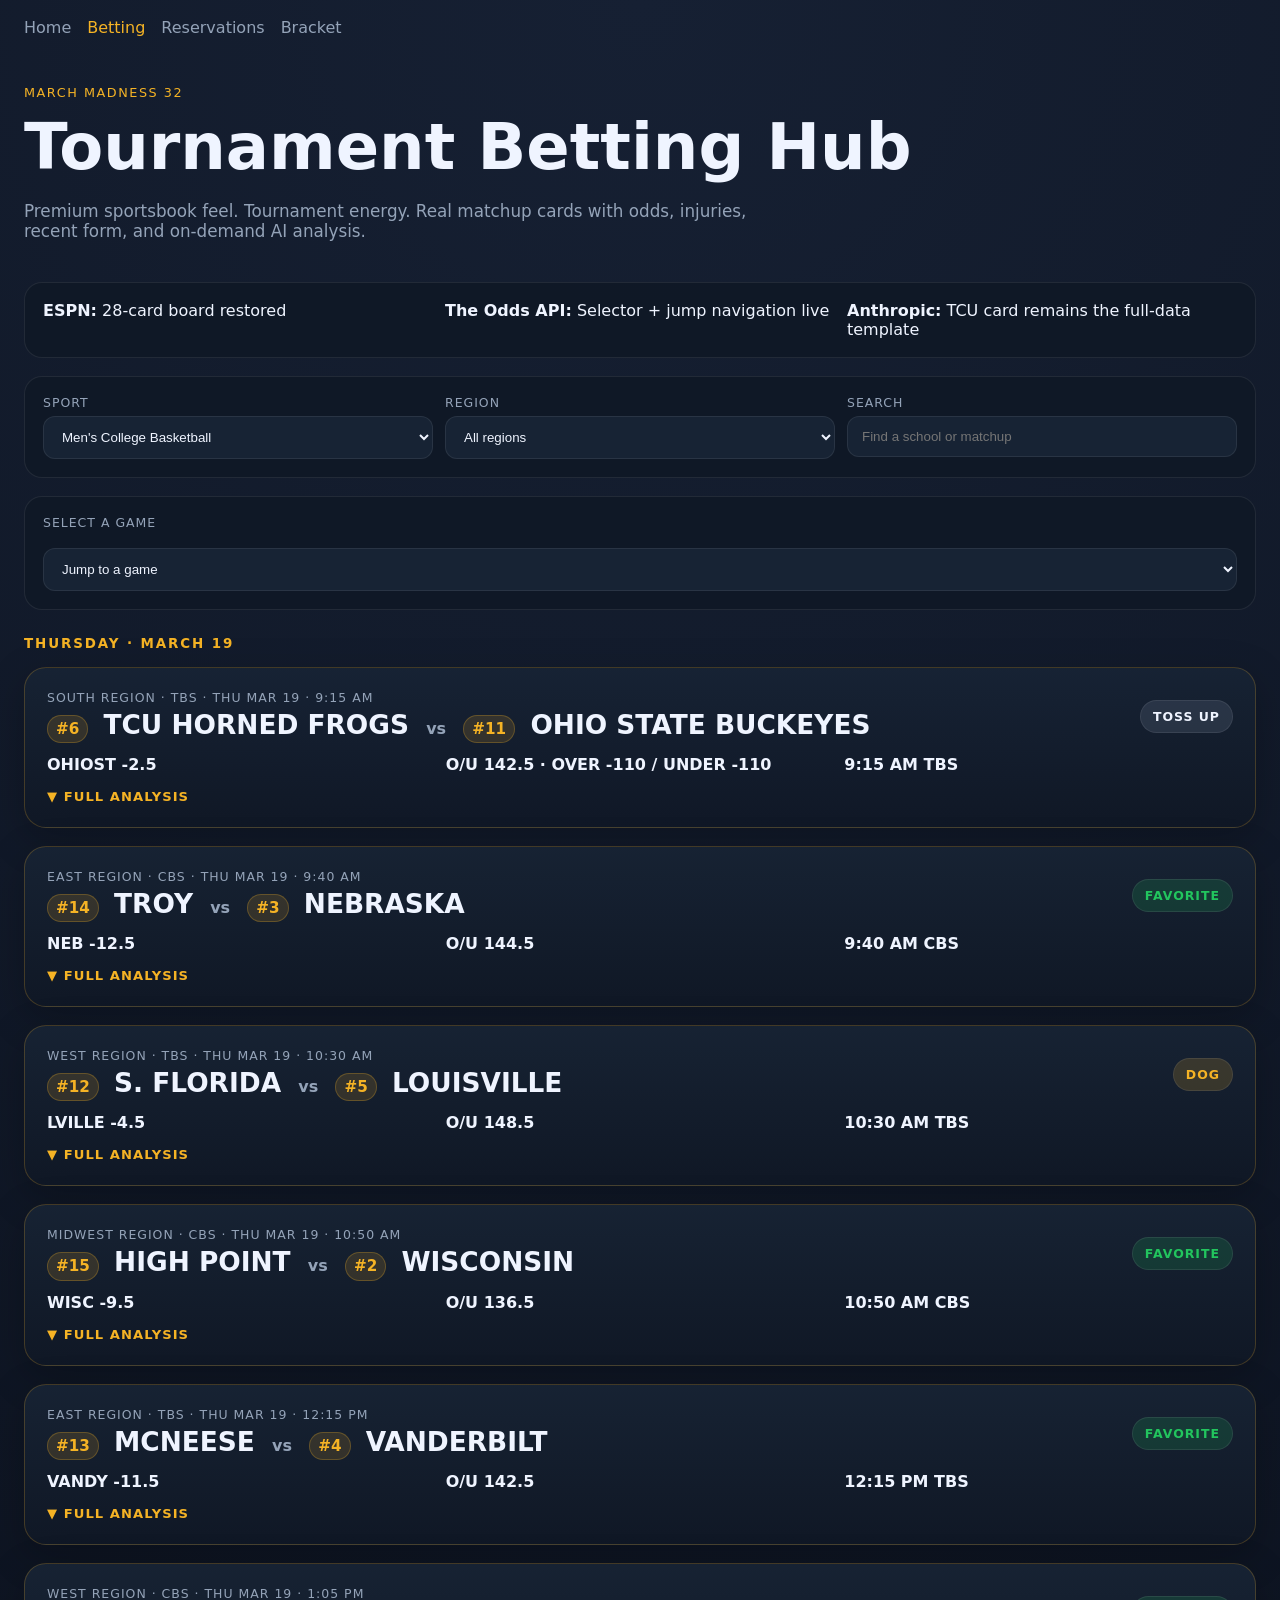
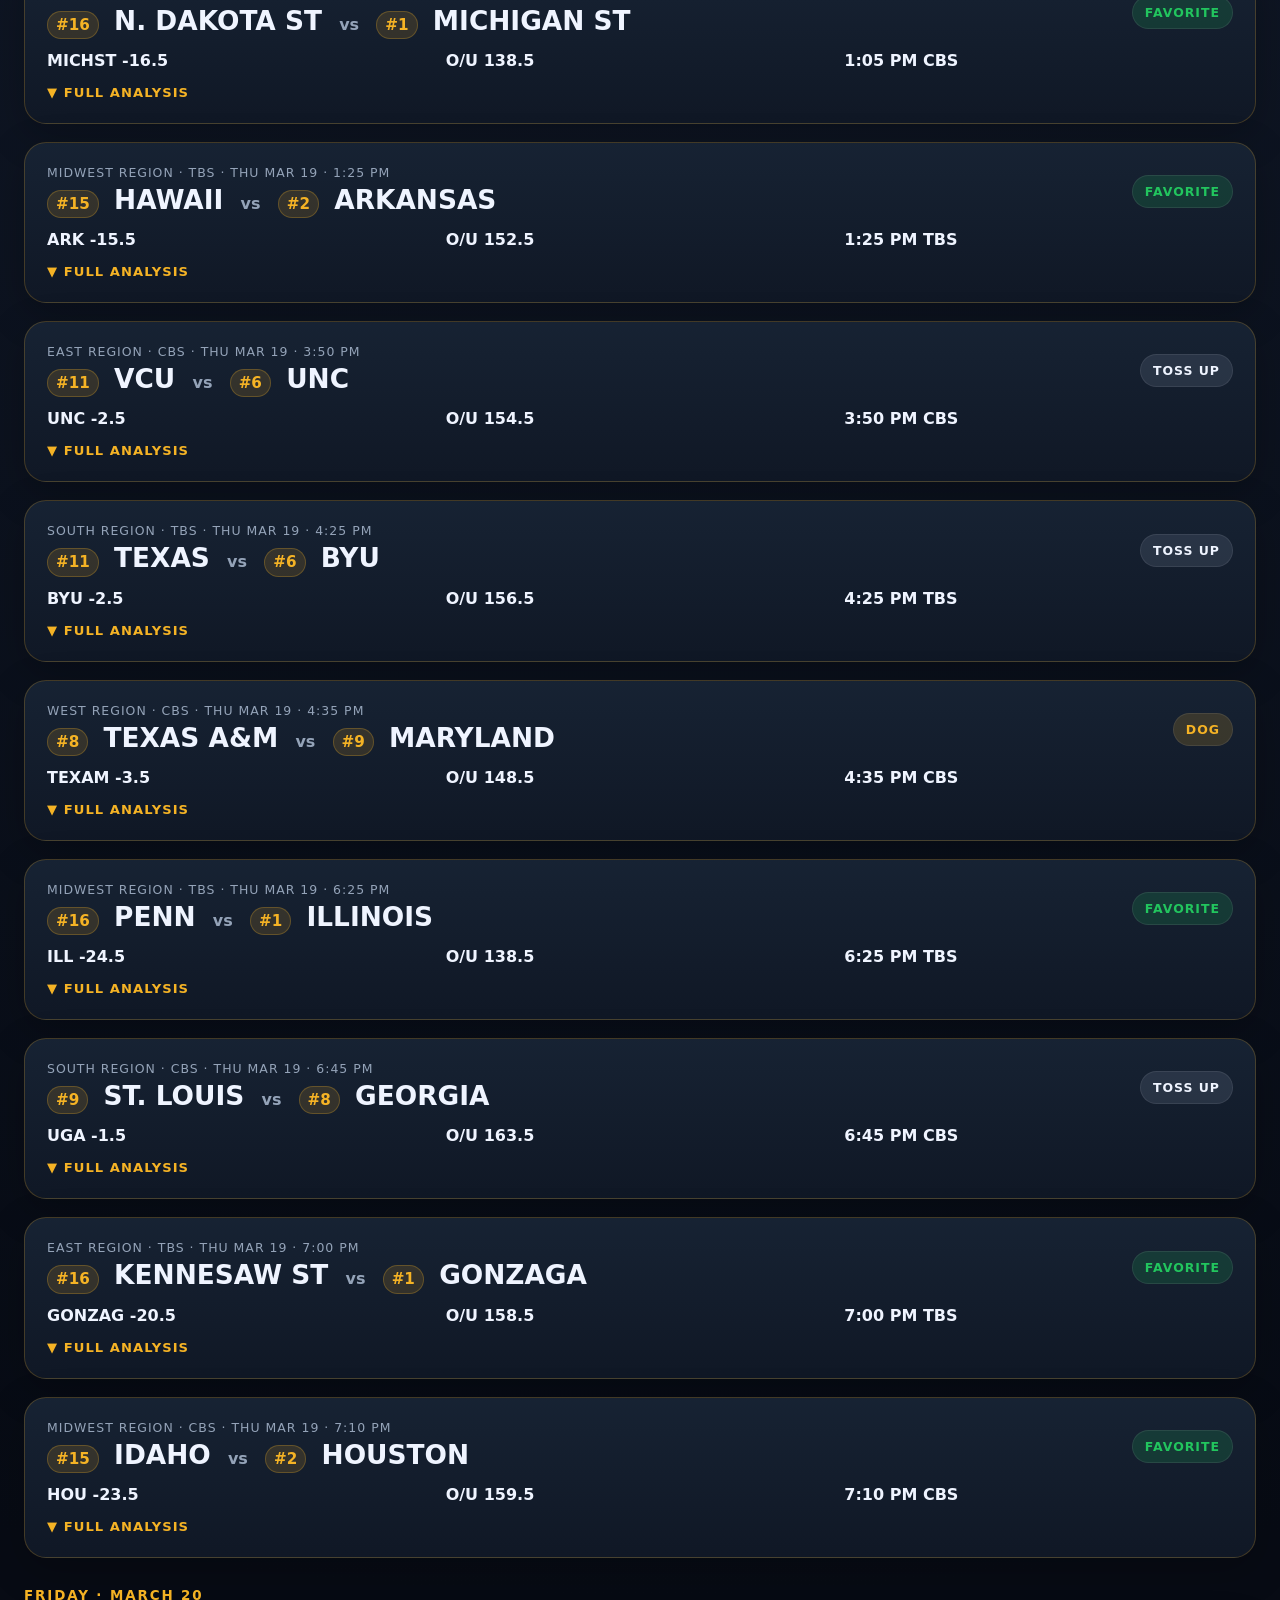
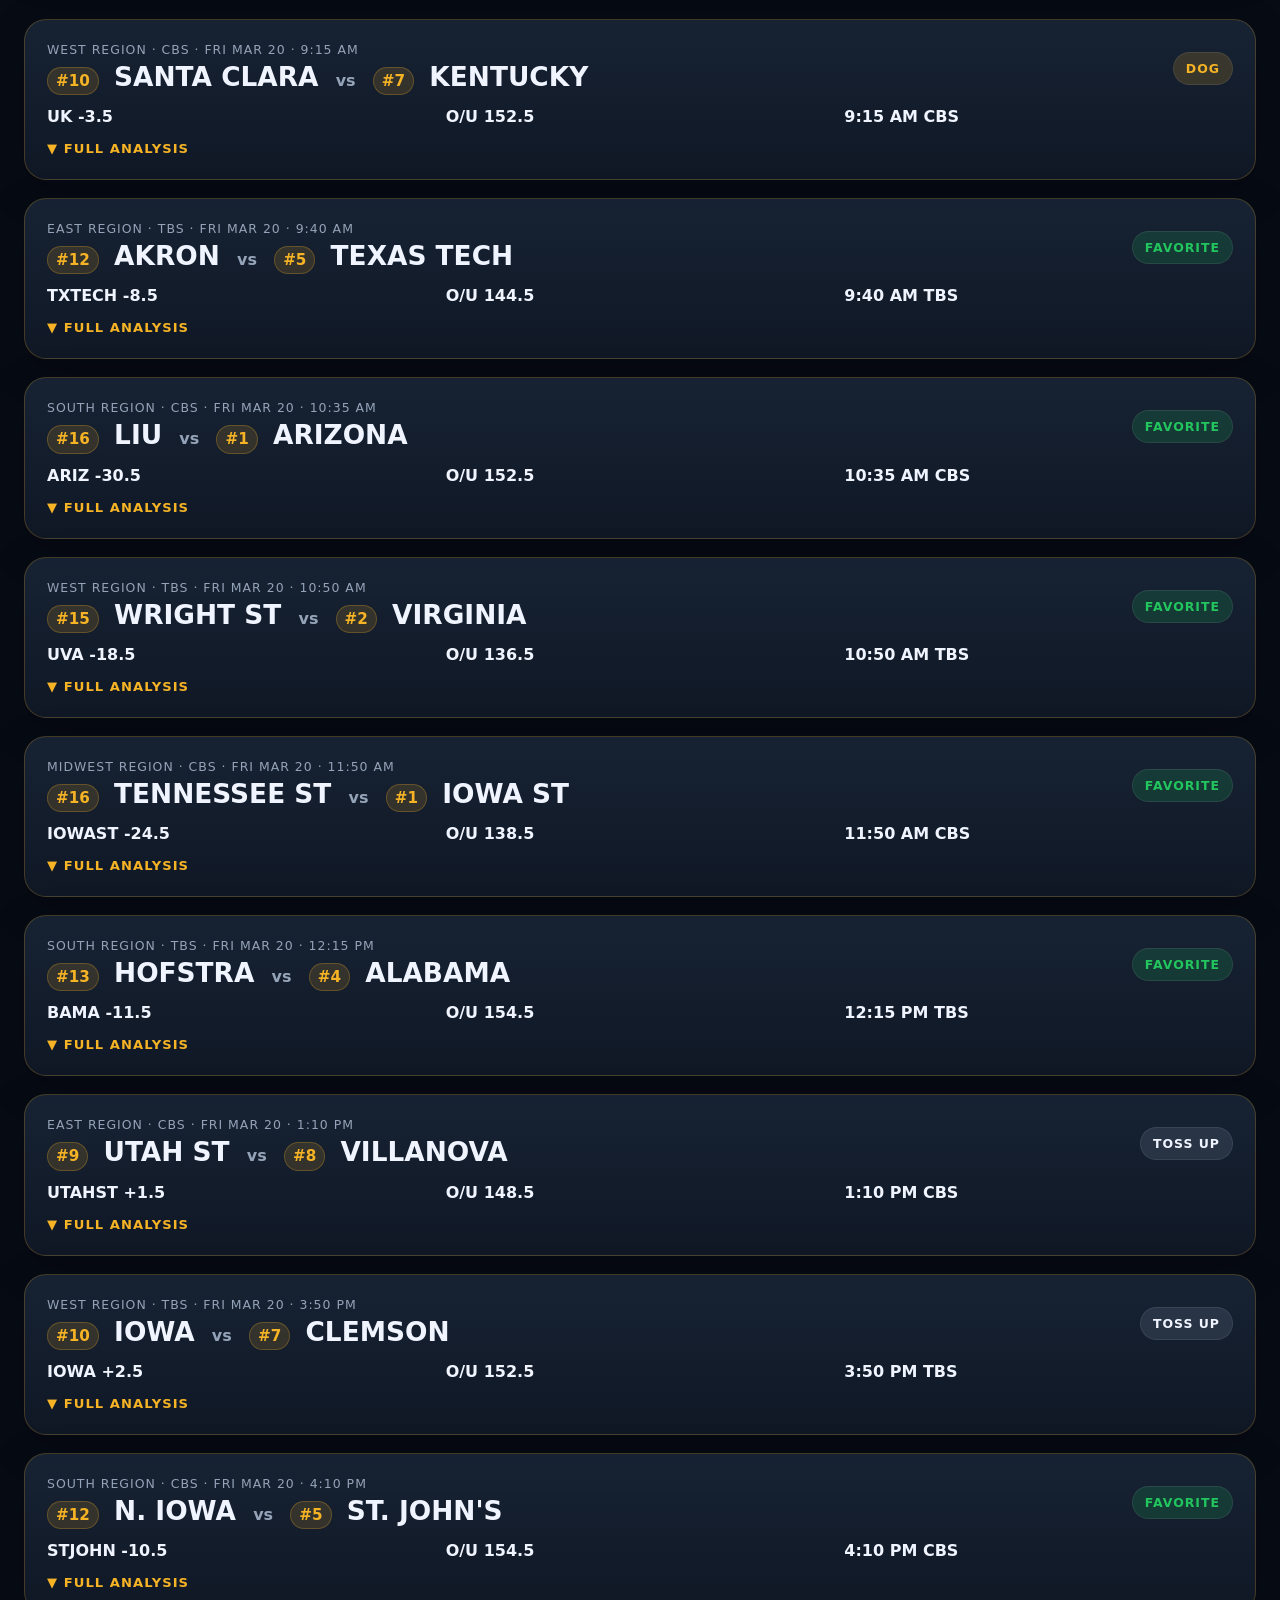
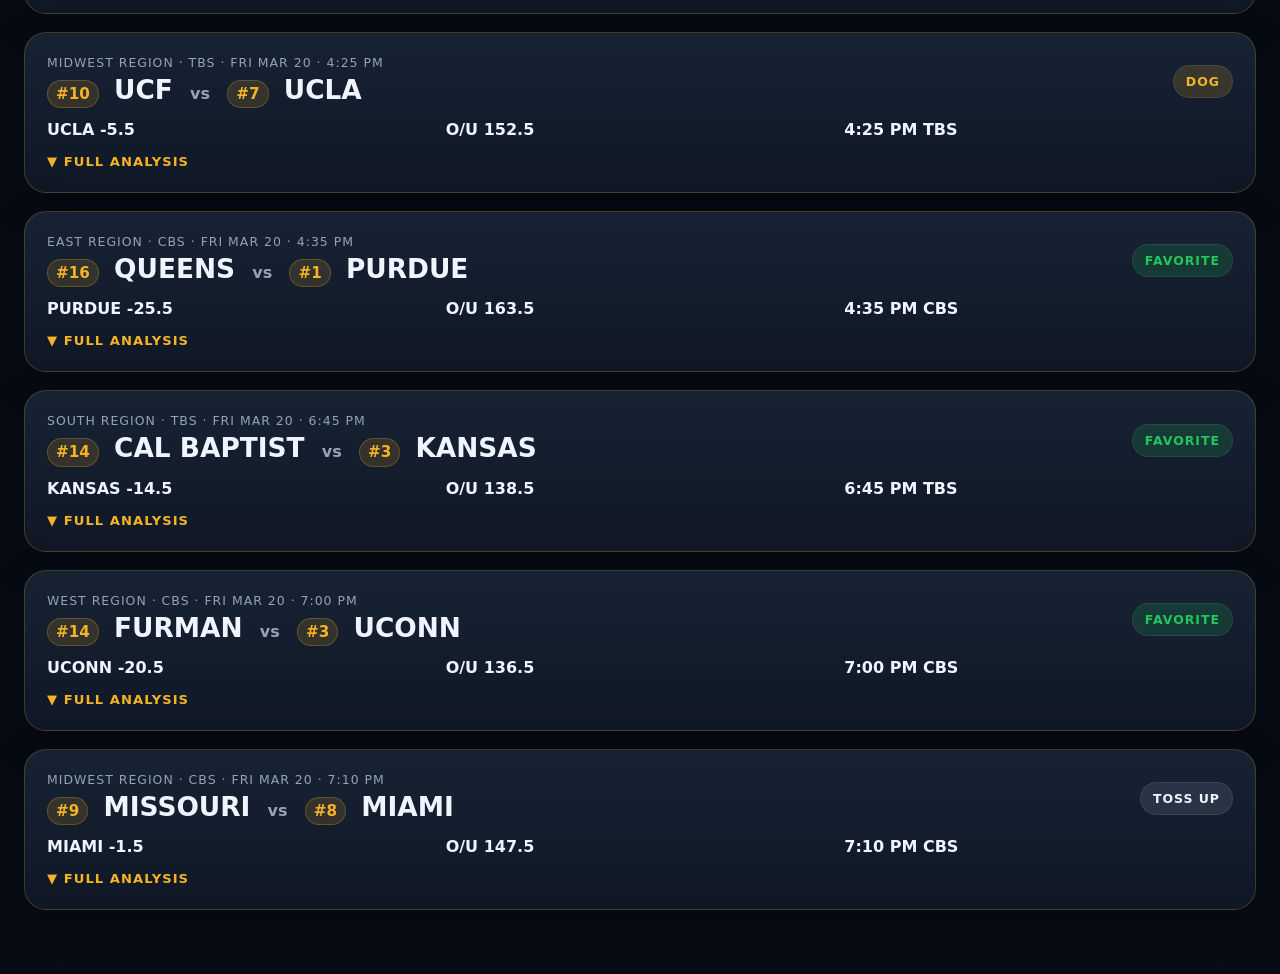
<file: betting.html>
<!DOCTYPE html>
<html lang="en">
<head>
  <meta charset="UTF-8" />
  <meta name="viewport" content="width=device-width, initial-scale=1.0" />
  <title>March Madness 32 — Tournament Betting</title>
  <meta name="description" content="Tournament betting hub for March Madness 32" />
  <link rel="stylesheet" href="style.css" />
</head>
<body class="betting-body">
  <nav class="site-nav">
    <a href="./index.html">Home</a>
    <a href="./betting.html" class="active">Betting</a>
    <a href="./reservations.html">Reservations</a>
    <a href="./bracket.html">Bracket</a>
  </nav>
  <header class="betting-hero">
    <div class="eyebrow">March Madness 32</div>
    <h1>Tournament Betting Hub</h1>
    <p>Premium sportsbook feel. Tournament energy. Real matchup cards with odds, injuries, recent form, and on-demand AI analysis.</p>
  </header>

  <main class="betting-shell">
    <section id="api-status" class="status-bar">
      <div><strong>ESPN:</strong> <span id="espn-status">Ready to connect</span></div>
      <div><strong>The Odds API:</strong> <span id="odds-status">Ready to connect</span></div>
      <div><strong>Anthropic:</strong> <span id="ai-status">Ready to connect</span></div>
    </section>

    <section class="betting-controls">
      <div>
        <label for="sport-select">Sport</label>
        <select id="sport-select">
          <option value="basketball_ncaab">Men's College Basketball</option>
        </select>
      </div>
      <div>
        <label for="region-filter">Region</label>
        <select id="region-filter">
          <option value="all">All regions</option>
          <option value="South">South</option>
          <option value="East">East</option>
          <option value="Midwest">Midwest</option>
          <option value="West">West</option>
          <option value="First Four">First Four</option>
        </select>
      </div>
      <div>
        <label for="search-filter">Search</label>
        <input id="search-filter" placeholder="Find a school or matchup" />
      </div>
    </section>

    <section class="game-jump-bar">
      <label for="game-selector">SELECT A GAME</label>
      <select id="game-selector"></select>
    </section>

    <section id="matchups" class="matchup-grid"></section>
  </main>

  <template id="matchup-template">
    <article class="matchup-card">
      <div class="matchup-head">
        <div>
          <div class="matchup-kicker">Round of 64 · Region TBD</div>
          <h2>Team A vs Team B</h2>
        </div>
        <button class="analysis-button" type="button">Refresh AI Analysis</button>
      </div>

      <div class="team-grid">
        <div class="team-panel away-team"></div>
        <div class="team-panel home-team"></div>
      </div>

      <div class="odds-grid">
        <div class="odds-box"><div class="label">Spread</div><div class="value spread-value">--</div></div>
        <div class="odds-box"><div class="label">Moneyline</div><div class="value moneyline-value">--</div></div>
        <div class="odds-box"><div class="label">Over/Under</div><div class="value total-value">--</div></div>
      </div>

      <div class="meta-grid">
        <div class="meta-card">
          <div class="label">Injury report</div>
          <div class="injury-list">No injury data loaded yet.</div>
        </div>
        <div class="meta-card">
          <div class="label">Last game played</div>
          <div class="last-game">Waiting on ESPN data.</div>
        </div>
      </div>

      <div class="analysis-card">
        <div class="label">AI Matchup Summary</div>
        <p class="analysis-copy">Tap refresh once API credentials are configured to generate a fresh Claude matchup read.</p>
      </div>
    </article>
  </template>

  <script type="module" src="app.js"></script>
</body>
</html>
</file>
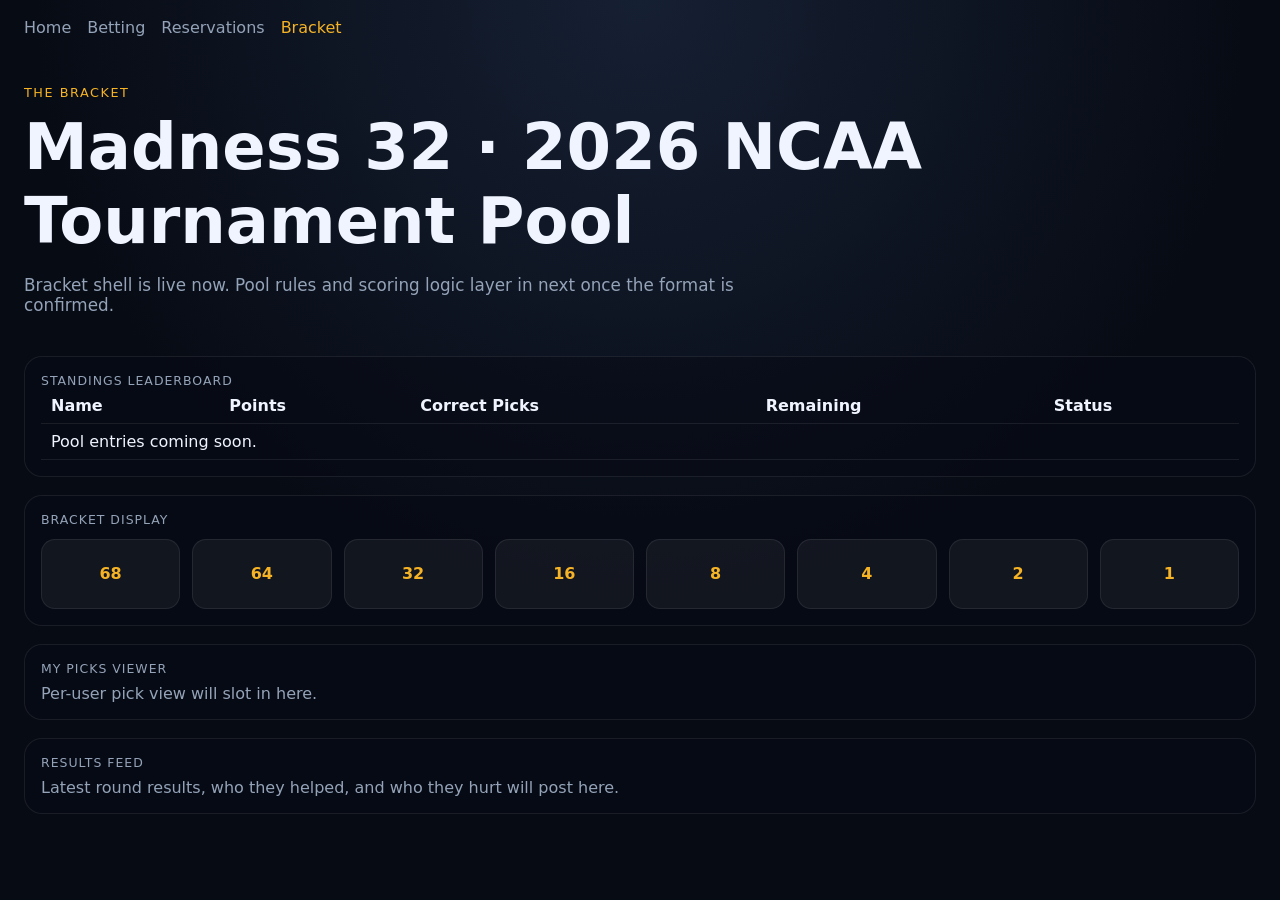
<file: bracket.html>
<!DOCTYPE html>
<html lang="en">
<head>
  <meta charset="UTF-8" />
  <meta name="viewport" content="width=device-width, initial-scale=1.0" />
  <title>March Madness 32 — Bracket</title>
  <meta name="description" content="March Madness 32 bracket challenge shell" />
  <link rel="stylesheet" href="style.css" />
</head>
<body class="betting-body">
  <nav class="site-nav">
    <a href="./index.html">Home</a>
    <a href="./betting.html">Betting</a>
    <a href="./reservations.html">Reservations</a>
    <a href="./bracket.html" class="active">Bracket</a>
  </nav>

  <header class="betting-hero">
    <div class="eyebrow">The Bracket</div>
    <h1>Madness 32 · 2026 NCAA Tournament Pool</h1>
    <p>Bracket shell is live now. Pool rules and scoring logic layer in next once the format is confirmed.</p>
  </header>

  <main class="betting-shell bracket-shell">
    <section class="bracket-grid-shell">
      <article class="meta-card"><div class="label">Standings leaderboard</div><table class="log-table"><thead><tr><th>Name</th><th>Points</th><th>Correct Picks</th><th>Remaining</th><th>Status</th></tr></thead><tbody><tr><td colspan="5">Pool entries coming soon.</td></tr></tbody></table></article>
      <article class="meta-card"><div class="label">Bracket display</div><div class="round-grid"><span>68</span><span>64</span><span>32</span><span>16</span><span>8</span><span>4</span><span>2</span><span>1</span></div></article>
      <article class="meta-card"><div class="label">My Picks viewer</div><p class="analysis-copy">Per-user pick view will slot in here.</p></article>
      <article class="meta-card"><div class="label">Results feed</div><p class="analysis-copy">Latest round results, who they helped, and who they hurt will post here.</p></article>
    </section>
  </main>
</body>
</html>
</file>
<file: style.css>
:root {
  --bg: #070b14;
  --surface: #101826;
  --surface-2: #172334;
  --text: #eff4ff;
  --muted: #94a3b8;
  --gold: #f5b325;
  --red: #ef4444;
  --green: #22c55e;
  --border: rgba(255,255,255,0.08);
}
* { box-sizing: border-box; }
body {
  margin: 0;
  font-family: Inter, system-ui, sans-serif;
  background: radial-gradient(circle at top, #162033, #070b14 55%);
  color: var(--text);
}
.bettings-body, .betting-body { min-height: 100vh; }
.bettting-shell {}
.bettting-hero {}
.betting-hero {
  max-width: 1280px;
  margin: 0 auto;
  padding: 48px 24px 24px;
}
.eyebrow {
  color: var(--gold);
  text-transform: uppercase;
  letter-spacing: 0.12em;
  font-size: 0.8rem;
}
.betting-hero h1 { font-size: clamp(2.4rem, 5vw, 4.25rem); margin: 10px 0 12px; }
.betting-hero p { max-width: 760px; color: var(--muted); font-size: 1.05rem; }
.hero-links { display: flex; gap: 14px; margin-top: 18px; }
.hero-links a { color: var(--gold); text-decoration: none; }
.betting-shell { max-width: 1280px; margin: 0 auto; padding: 0 24px 64px; }
.status-bar, .betting-controls, .game-jump-bar {
  display: grid;
  grid-template-columns: repeat(auto-fit, minmax(220px, 1fr));
  gap: 12px;
  background: rgba(16,24,38,0.92);
  border: 1px solid var(--border);
  border-radius: 18px;
  padding: 18px;
  margin-bottom: 18px;
}
.betting-controls label, .game-jump-bar label { display:block; font-size: 0.78rem; color: var(--muted); margin-bottom: 6px; text-transform: uppercase; letter-spacing: .08em; }
.betting-controls select, .betting-controls input, .game-jump-bar select {
  width: 100%; background: var(--surface-2); color: var(--text); border:1px solid var(--border); border-radius: 12px; padding: 12px 14px;
}
.game-jump-bar { grid-template-columns: 1fr; }
.matchup-grid { display:grid; gap: 22px; }
.day-group { display: grid; gap: 16px; }
.day-group-header {
  color: var(--gold);
  text-transform: uppercase;
  letter-spacing: 0.14em;
  font-size: 0.84rem;
  font-weight: 800;
  padding-top: 8px;
}
.day-group-grid { display: grid; gap: 18px; }
.matchup-card {
  background: linear-gradient(180deg, rgba(23,35,52,0.98), rgba(16,24,38,0.98));
  border: 1px solid var(--border);
  border-radius: 22px;
  padding: 22px;
  box-shadow: 0 12px 40px rgba(0,0,0,0.22);
}
.collapsible-card summary { list-style: none; cursor: pointer; }
.collapsible-card summary::-webkit-details-marker { display: none; }
.matchup-head { display:flex; justify-content:space-between; gap:12px; align-items:flex-start; margin-bottom:18px; }
.compact-head { margin-bottom: 12px; }
.collapsed-line {
  display: grid;
  grid-template-columns: repeat(3, minmax(0, 1fr));
  gap: 10px;
  font-weight: 800;
  color: var(--text);
  margin-bottom: 12px;
}
.expand-cta {
  display: inline-flex;
  align-items: center;
  gap: 8px;
  color: var(--gold);
  font-weight: 800;
  text-transform: uppercase;
  letter-spacing: 0.08em;
  font-size: 0.82rem;
}
.collapsible-card[open] .expand-cta { content: ''; }
.collapsible-card[open] .expand-cta { margin-bottom: 2px; }
.collapsible-card[open] .expand-cta::before { content: '▲ '; }
.collapsible-card[open] summary .expand-cta { color: var(--muted); }
.expanded-content { margin-top: 18px; }
.analysis-inline-button { margin-top: 14px; }
.matchup-head h2 { margin:4px 0 0; font-size:1.65rem; line-height: 1.2; }
.matchup-kicker, .label { color: var(--muted); font-size: .78rem; text-transform: uppercase; letter-spacing: .08em; }
.seed-badge {
  display: inline-flex;
  align-items: center;
  justify-content: center;
  min-width: 34px;
  padding: 4px 8px;
  margin-right: 6px;
  border-radius: 999px;
  background: rgba(245,179,37,0.14);
  border: 1px solid rgba(245,179,37,0.25);
  color: var(--gold);
  font-size: 0.95rem;
}
.versus { color: var(--muted); font-size: 1rem; margin: 0 8px; }
.verdict-badge {
  display: inline-flex;
  padding: 8px 12px;
  border-radius: 999px;
  font-size: 0.78rem;
  font-weight: 800;
  text-transform: uppercase;
  letter-spacing: 0.08em;
  border: 1px solid var(--border);
}
.verdict-badge.favorite { background: rgba(34,197,94,.16); color: var(--green); }
.verdict-badge.dog { background: rgba(245,179,37,.16); color: var(--gold); }
.verdict-badge.toss-up { background: rgba(148,163,184,.16); color: var(--text); }
.analysis-button {
  border: 0; border-radius: 999px; padding: 12px 16px; background: var(--gold); color:#111827; font-weight:700; cursor:pointer;
}
.team-grid, .odds-grid, .meta-grid { display:grid; gap: 14px; }
.team-grid { grid-template-columns: repeat(auto-fit, minmax(260px, 1fr)); margin-bottom: 16px; }
.team-panel, .meta-card, .analysis-card, .odds-box {
  background: rgba(7,11,20,0.45); border:1px solid var(--border); border-radius: 18px; padding: 16px;
}
.odds-grid { grid-template-columns: repeat(3, minmax(0, 1fr)); margin-bottom: 16px; }
.enriched-odds-grid { align-items: stretch; }
.odds-box .value { font-size: 1.35rem; font-weight: 800; margin-top: 6px; }
.big-spread { font-size: 2rem !important; color: var(--gold); }
.tip-line { color: var(--muted); margin-top: 6px; }
.team-seed-line { display: flex; align-items: center; gap: 8px; margin-bottom: 10px; font-weight: 800; }
.featured-card { border-color: rgba(245,179,37,0.22); }
.featured-head { align-items: center; }
.featured-odds-grid .odds-box { min-height: 116px; }
.polished-team-panel { min-height: 154px; }
.injury-item + .injury-item { margin-top: 12px; padding-top: 12px; border-top: 1px solid rgba(255,255,255,0.06); }
.compact-meta-card { min-height: 132px; }
.gold-flash {
  animation: goldFlash 1.2s ease;
  border-color: rgba(245,179,37,0.9);
  box-shadow: 0 0 0 2px rgba(245,179,37,0.28), 0 18px 48px rgba(0,0,0,0.28);
}
@keyframes goldFlash {
  0% { border-color: rgba(245,179,37,0.2); box-shadow: 0 12px 40px rgba(0,0,0,0.22); }
  50% { border-color: rgba(245,179,37,1); box-shadow: 0 0 0 3px rgba(245,179,37,0.35), 0 20px 50px rgba(0,0,0,0.3); }
  100% { border-color: rgba(245,179,37,0.2); box-shadow: 0 12px 40px rgba(0,0,0,0.22); }
}
.meta-grid { grid-template-columns: repeat(auto-fit, minmax(240px, 1fr)); margin-bottom: 16px; }
.analysis-copy { margin: 8px 0 0; color: var(--muted); }
@media (max-width: 700px) {
  .betting-hero, .betting-shell { padding-left: 16px; padding-right: 16px; }
  .matchup-head { flex-direction: column; }
  .odds-grid, .collapsed-line { grid-template-columns: 1fr; }
}

.small-line { margin-top: 8px; color: var(--muted); }
.ats-dot { display:inline-flex; align-items:center; justify-content:center; width:22px; height:22px; border-radius:999px; font-size:.72rem; font-weight:700; margin-left:6px; }
.ats-dot.win { background: rgba(34,197,94,.18); color: var(--green); }
.ats-dot.loss { background: rgba(239,68,68,.18); color: var(--red); }
.team-panel-block strong { display:block; margin-bottom:6px; font-size:1.08rem; }

.site-nav {
  max-width: 1280px;
  margin: 0 auto;
  padding: 18px 24px 0;
  display: flex;
  gap: 16px;
}
.site-nav a { color: var(--muted); text-decoration: none; }
.site-nav a.active, .site-nav a:hover { color: var(--gold); }
.policy-banner {
  margin-bottom: 18px;
  padding: 14px 16px;
  border: 1px solid var(--border);
  border-radius: 16px;
  background: rgba(16,24,38,0.88);
  color: var(--muted);
}
.policy-banner a { color: var(--gold); }
.reservation-ticket-list { display: grid; gap: 18px; }
.ticket-card {
  background: linear-gradient(180deg, rgba(22, 32, 51, 0.98), rgba(12, 18, 31, 0.98));
  border: 1px solid rgba(245, 179, 37, 0.18);
  border-radius: 22px;
  padding: 24px;
  box-shadow: 0 12px 40px rgba(0,0,0,0.18);
}
.ticket-card.pieros { background: linear-gradient(180deg, rgba(64, 15, 25, 0.95), rgba(19, 10, 14, 0.98)); }
.ticket-card.motherwolf { background: linear-gradient(180deg, rgba(84, 54, 12, 0.95), rgba(24, 16, 10, 0.98)); }
.ticket-card.tavern { background: linear-gradient(180deg, rgba(15, 32, 64, 0.96), rgba(9, 16, 32, 0.98)); }
.ticket-card.dons { background: linear-gradient(180deg, rgba(28, 46, 36, 0.96), rgba(39, 19, 24, 0.98)); }
.ticket-date { color: var(--gold); font-family: Georgia, serif; font-size: 1.55rem; margin-bottom: 8px; }
.ticket-card h2 { margin: 0 0 10px; font-size: 1.8rem; }
.reservation-bio { color: var(--text); line-height: 1.7; margin: 0 0 16px; }
.confirmation-pill {
  display: inline-flex; gap: 8px; align-items: center;
  font-family: ui-monospace, SFMono-Regular, monospace;
  border: 1px solid rgba(245, 179, 37, 0.18);
  border-radius: 999px;
  padding: 8px 12px;
  background: rgba(245,179,37,0.08);
  margin-bottom: 14px;
}
.badge-row { display: flex; flex-wrap: wrap; gap: 10px; margin-bottom: 14px; }
.info-badge {
  display:inline-flex; padding: 8px 12px; border-radius: 999px;
  background: rgba(255,255,255,0.06); border:1px solid var(--border);
}
.host-note { font-style: italic; color: var(--muted); margin: 0 0 16px; }
.owner-pill { background: rgba(255,255,255,0.08); }
.must-order-block { margin: 16px 0; padding: 14px 16px; border-radius: 14px; border: 1px solid var(--border); background: rgba(255,255,255,0.04); }
.must-order-block ul { margin: 10px 0 0; padding-left: 0; list-style: none; display: grid; gap: 8px; }
.award-badges { display: flex; flex-wrap: wrap; gap: 10px; margin: 0 0 16px; }
.award-badge { display: inline-flex; padding: 7px 12px; border-radius: 999px; background: rgba(245,179,37,0.12); border: 1px solid rgba(245,179,37,0.2); color: var(--gold); font-size: .84rem; }
.ticket-contact {
  display:grid; grid-template-columns: repeat(auto-fit,minmax(220px,1fr)); gap: 14px;
  padding-top: 12px; border-top: 1px solid rgba(255,255,255,0.06);
}
.ticket-contact a { color: var(--gold); text-decoration: none; }
.parking-note, .grace-note { margin-top: 14px; color: var(--muted); font-size: .92rem; }

.game-log-details { margin-bottom: 16px; }
.game-log-details summary { cursor: pointer; color: var(--gold); margin-bottom: 10px; }
.log-table-wrap { overflow-x: auto; margin-top: 10px; }
.log-table { width: 100%; border-collapse: collapse; }
.log-table th, .log-table td { padding: 8px 10px; border-bottom: 1px solid rgba(255,255,255,0.08); text-align: left; }
.log-win { color: var(--green); }
.log-loss { color: var(--red); }
.analysis-results { display: grid; gap: 10px; margin-top: 10px; }
.analysis-header-row { display:flex; justify-content:space-between; gap:12px; align-items:center; }
.grade-badge { display:inline-flex; min-width:36px; justify-content:center; padding:6px 10px; border-radius:999px; font-weight:800; }
.grade-a { background: rgba(34,197,94,.18); color: var(--green); }
.grade-b { background: rgba(245,179,37,.18); color: var(--gold); }
.grade-c { background: rgba(148,163,184,.18); color: var(--muted); }
.analysis-timestamp { color: var(--muted); font-size: .86rem; }
.games-today-block { margin: 16px 0; padding: 12px 14px; border-radius: 14px; background: rgba(255,255,255,0.04); border: 1px solid var(--border); }

.home-hero { max-width: 1280px; margin: 0 auto; min-height: 420px; padding: 64px 24px; background-size: cover; background-position: center; border-radius: 28px; display:flex; flex-direction:column; justify-content:flex-end; }
.home-subtitle { font-size: 1.1rem; color: var(--muted); }
.home-tagline { font-size: 1.15rem; color: var(--gold); }
.stat-row, .quick-nav-grid, .bracket-grid-shell { display:grid; gap:18px; }
.stat-row { grid-template-columns: repeat(4, minmax(0,1fr)); margin: 24px 0; }
.stat-card, .quick-nav-card { background: rgba(16,24,38,.92); border:1px solid var(--border); border-radius: 18px; padding: 20px; text-decoration:none; color: var(--text); }
.stat-card strong { display:block; font-size: 2rem; color: var(--gold); }
.trip-block { display:grid; gap:10px; background: rgba(16,24,38,.92); border:1px solid var(--border); border-radius:18px; padding:20px; margin-bottom: 24px; }
.quick-nav-grid { grid-template-columns: repeat(auto-fit, minmax(220px, 1fr)); }
.quick-nav-card span { display:block; font-size: 1.4rem; margin-bottom: 10px; }
.quick-nav-card strong { display:block; margin-bottom: 6px; }
.site-footer { max-width: 1280px; margin: 24px auto 40px; padding: 0 24px; color: var(--muted); }
.round-grid { display:grid; grid-template-columns: repeat(8, 1fr); gap:12px; margin-top:12px; }
.round-grid span { display:grid; place-items:center; min-height:70px; border-radius:14px; background: rgba(255,255,255,0.05); border:1px solid var(--border); font-weight:700; color: var(--gold); }
.split-block { margin-top: 12px; }
.split-row { display:grid; grid-template-columns: 1fr 2fr 1fr; gap:10px; align-items:center; font-size:.86rem; }
.bar { height: 10px; border-radius: 999px; background: rgba(255,255,255,0.08); overflow:hidden; }
.fill { height: 100%; }
.fill.gold { background: linear-gradient(90deg, var(--gold), #fcd34d); }
.expert-pick { margin-top: 10px; padding-top: 10px; border-top: 1px solid rgba(255,255,255,0.06); }
.sharp-take { color: var(--gold); font-style: italic; }
@media (max-width: 700px) {
  .stat-row { grid-template-columns: repeat(2, minmax(0,1fr)); }
  .home-hero { min-height: 320px; padding: 40px 16px; border-radius: 20px; }
  .round-grid { grid-template-columns: repeat(4, 1fr); }
  .split-row { grid-template-columns: 1fr; }
}
</file>
